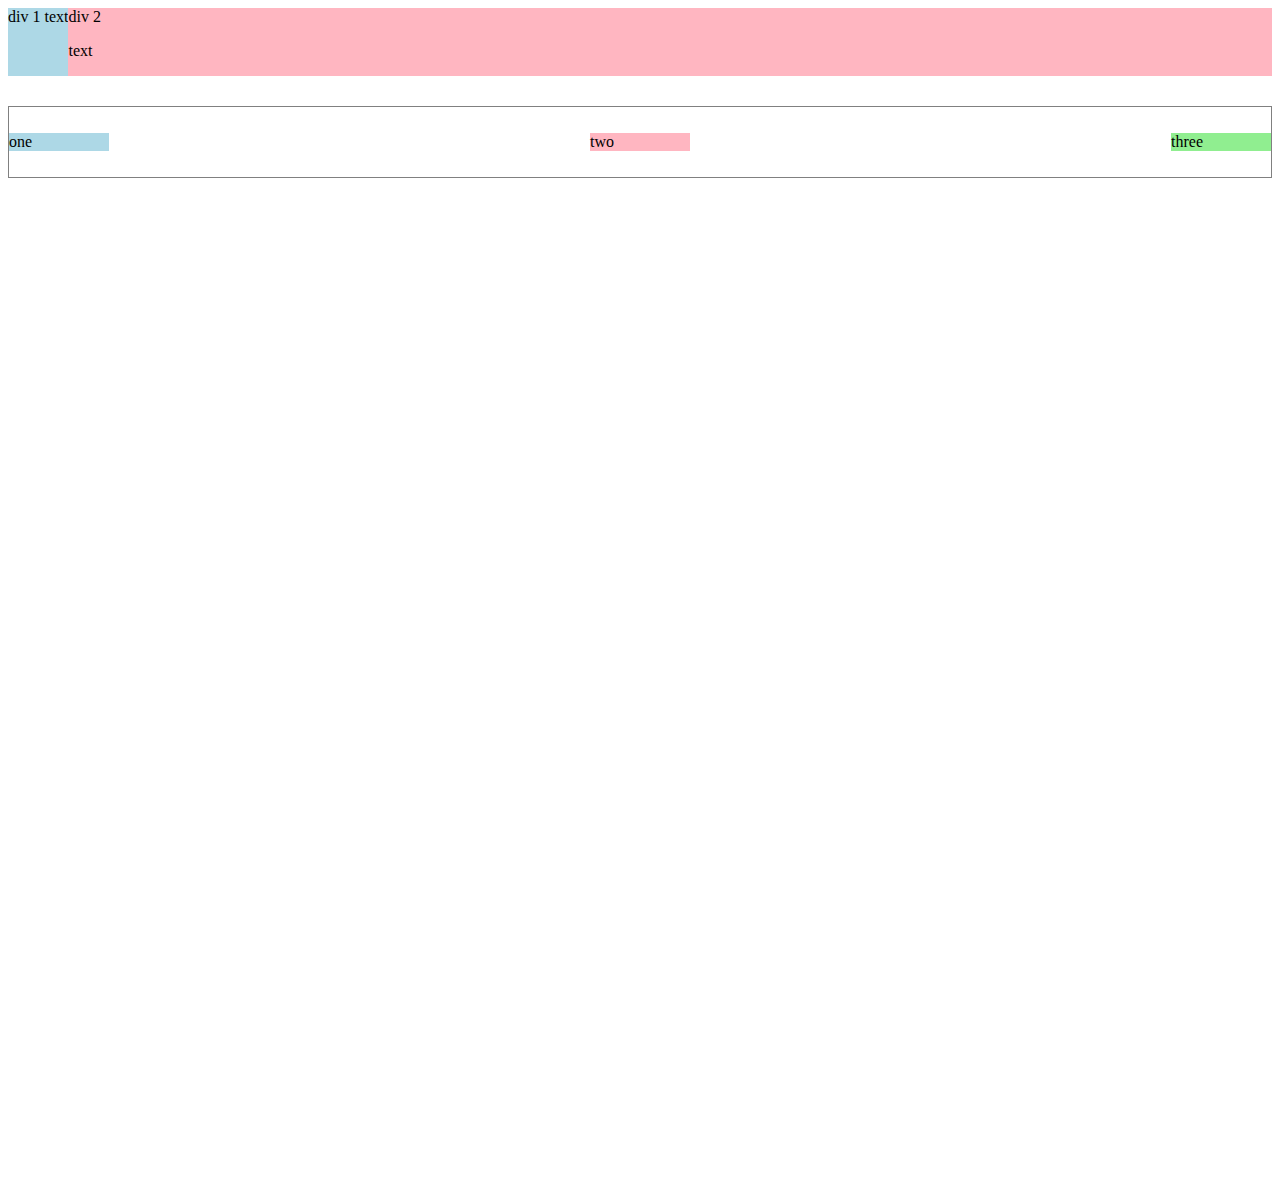
<file: Team10_ZombieKiller/Assets/Art/Materials/HTML Practice/FinalPractice/flexbox.html>
<!DOCTYPE html>

<html>

  <head>
    <title> Flexbox practice</title>
  </head>


  <body style="padding-bottom: 1000px;">

    <div style="
      
      display:flex;
      flex-direction: row;
      
      ">

      <div style="
        
        background-color: lightblue;

        
        
        "> div 1 text</div>

      <div style="

      background-color: lightpink;
      flex: 1;
      
      "> div 2 <p> text</p></div>

    </div>

    <div style="
      margin-top: 30px;
      height: 70px;
      border-width: 1px;
      border-style: solid;
      border-color: gray;

      display: flex;
      flex-direction: row;
      justify-content: space-between;
      align-items: center;

    
    ">

        <div style="
          background-color: lightblue;
          width: 100px;
        
        "> one
          
        </div>

        <div style="
          background-color: lightpink;
          width: 100px;
        
        "> two
          
        </div>

        <div style="
          background-color: lightgreen;
          width: 100px;
        
        "> three
          
        </div>

    </div>

  </body>




</html>
</file>
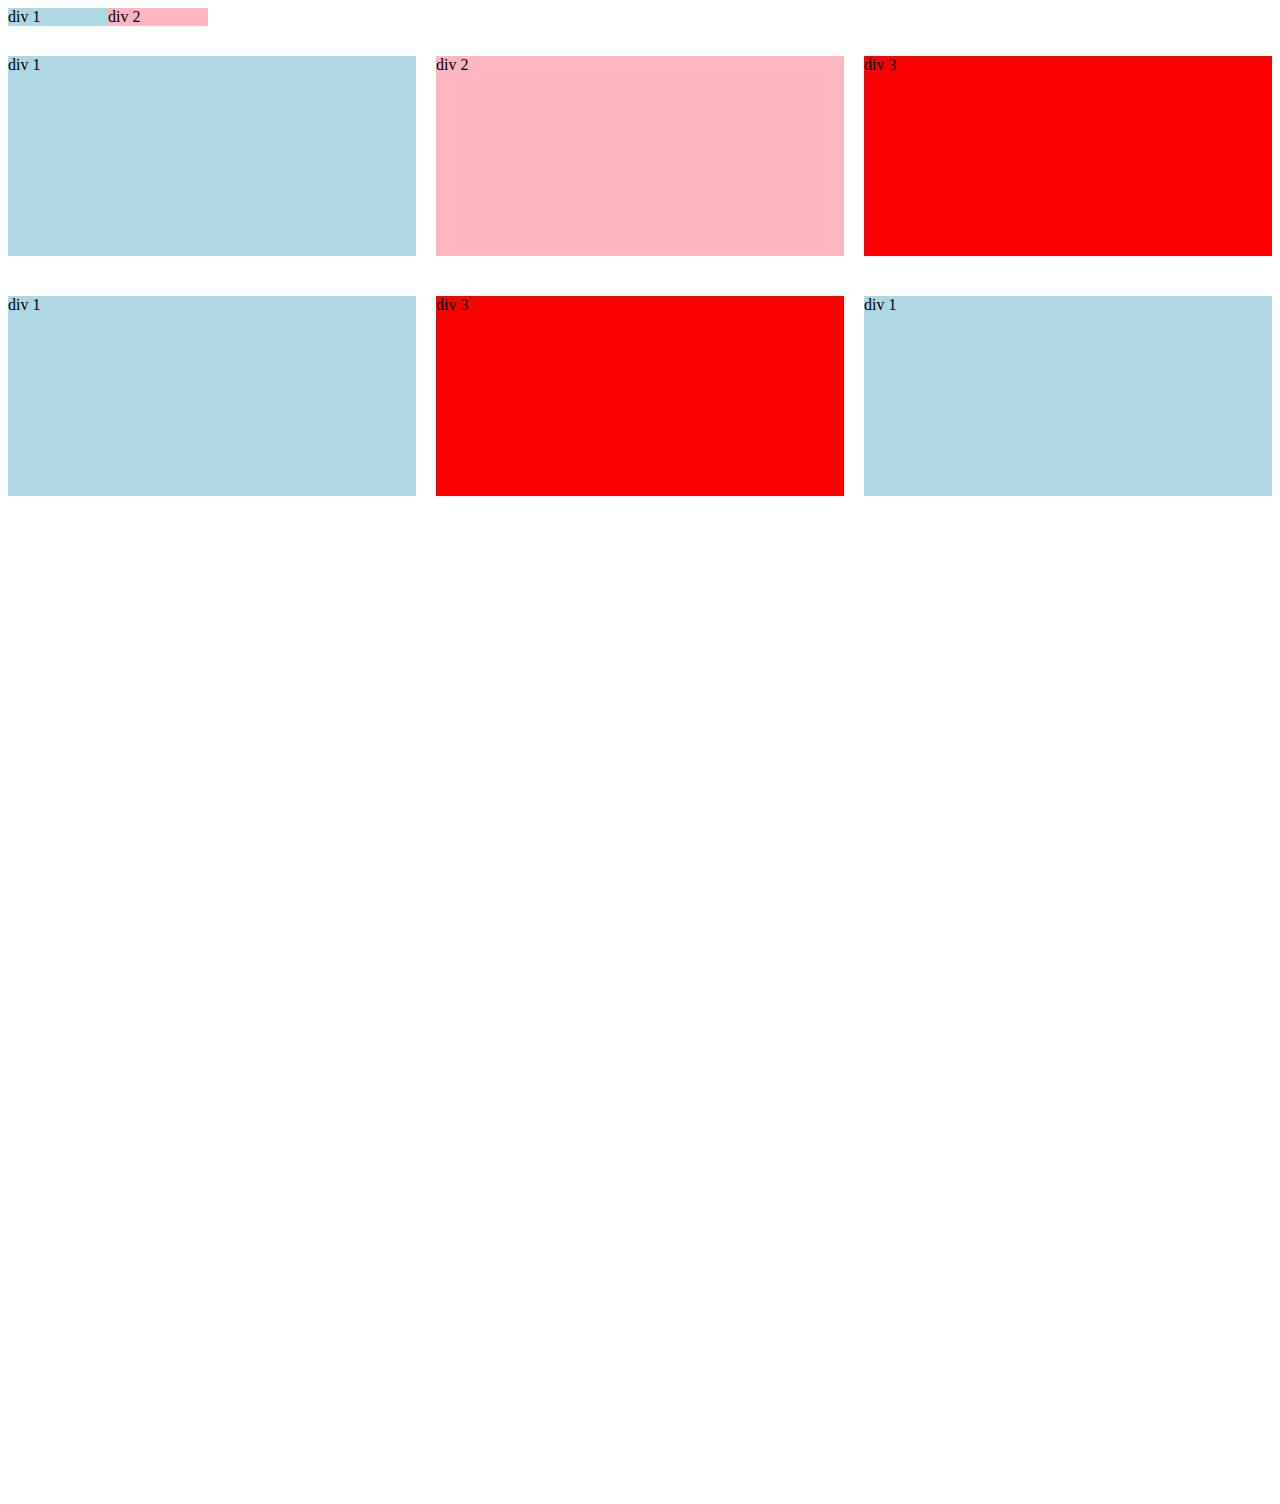
<file: Team10_ZombieKiller/Assets/Art/Materials/HTML Practice/FinalPractice/grid.html>
<!DOCTYPE html>

<html>
  <head>
    <title> Grid Practice</title>
  </head>

  <body style="padding-bottom: 1000px;">

    <div style="
      display: grid;
      grid-template-columns: 100px 100px;
      
    ">
      <div style = "background-color: lightblue;"> div 1 </div>

      <div style="background-color: lightpink;"> div 2</div>

    </div>




    <div style="
      margin-top: 30px;
      display: grid;
      grid-template-columns: 1fr 1fr 1fr;
      column-gap: 20px;
      row-gap: 40px;

      
    ">
      <div style = "background-color: lightblue; height: 200px;"> div 1 </div>

      <div style="background-color: lightpink; height: 200px"> div 2</div>

      <div style="background-color: red; height: 200px"> div 3</div>

      <div style = "background-color: lightblue; height: 200px;"> div 1 </div>



      <div style="background-color: red; height: 200px"> div 3</div>

      <div style = "background-color: lightblue; height: 200px;"> div 1 </div>
    </div>





  </body>


</html>
</file>
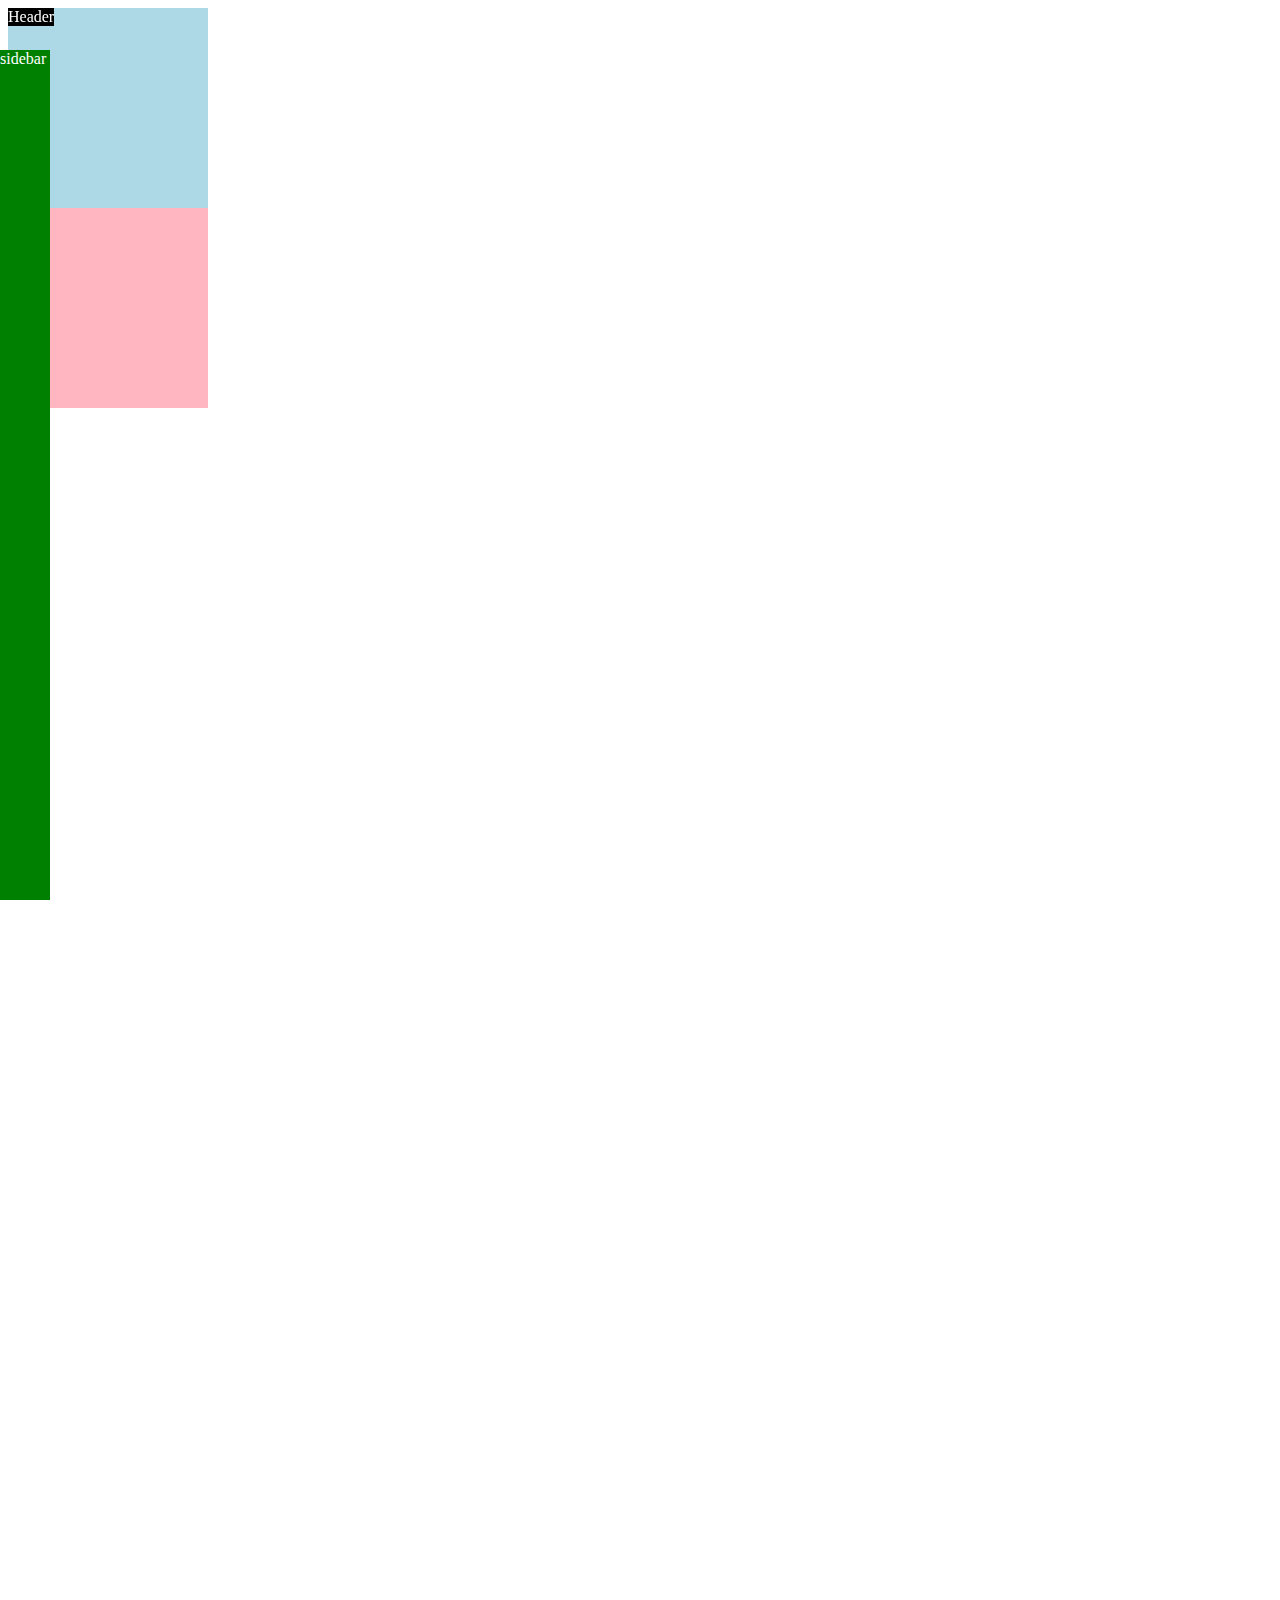
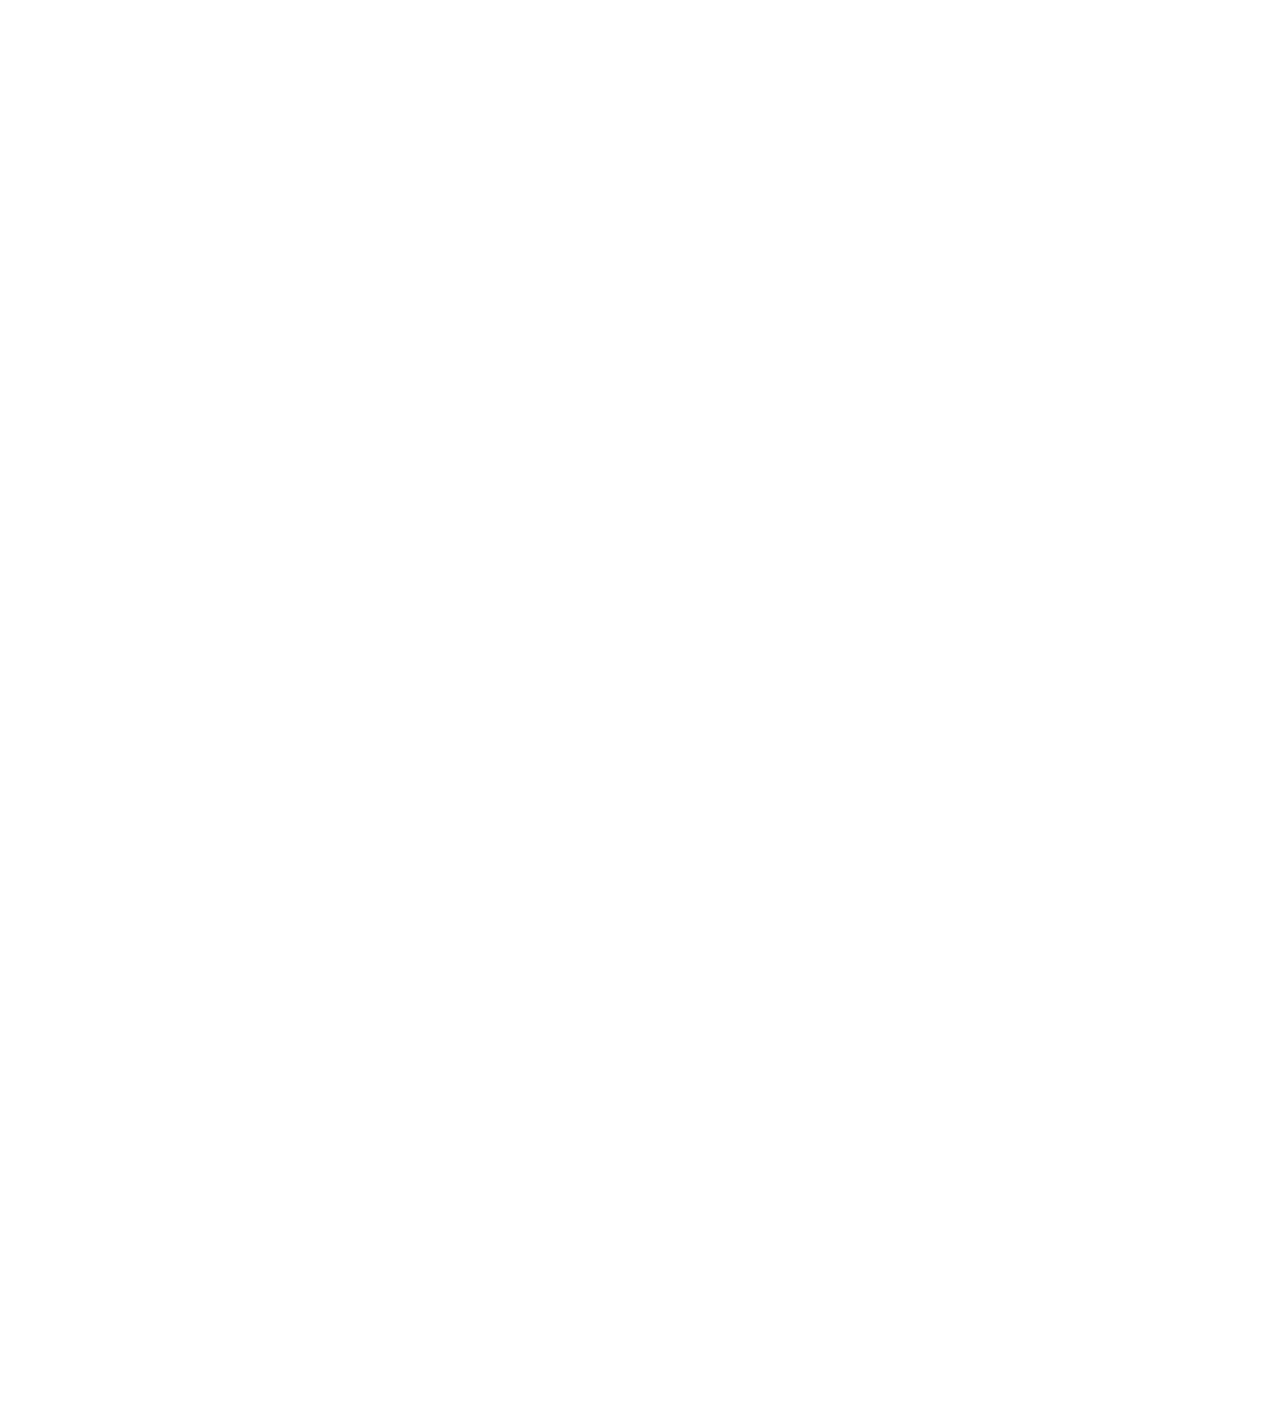
<file: Team10_ZombieKiller/Assets/Art/Materials/HTML Practice/FinalPractice/position.html>
<!DOCTYPE html>

<html>
  <head>
    <title>Position Practice</title>
  </head>

  <body style ="
    height: 3000px;
  
  "> 
    <div style="
      background-color: black;
      color: white;
      position: fixed;
      
      
      
      ">
      
      
      Header</div>
    <div style="
      background-color: lightblue;
      height: 200px;
      width: 200px;
      position: static;
      
      
      ">
      
      div1</div>


    <div style="
      background-color: lightpink;
      height: 200px;
      width: 200px;
    
    
    ">
      
      div2</div>


      <div style="
      
        background-color: green;
        color: white;
        position: fixed;
        left:0;
        bottom:0;
        top: 50px;
        width: 50px;
      ">

        sidebar
      </div>
  </body>

</html>
</file>
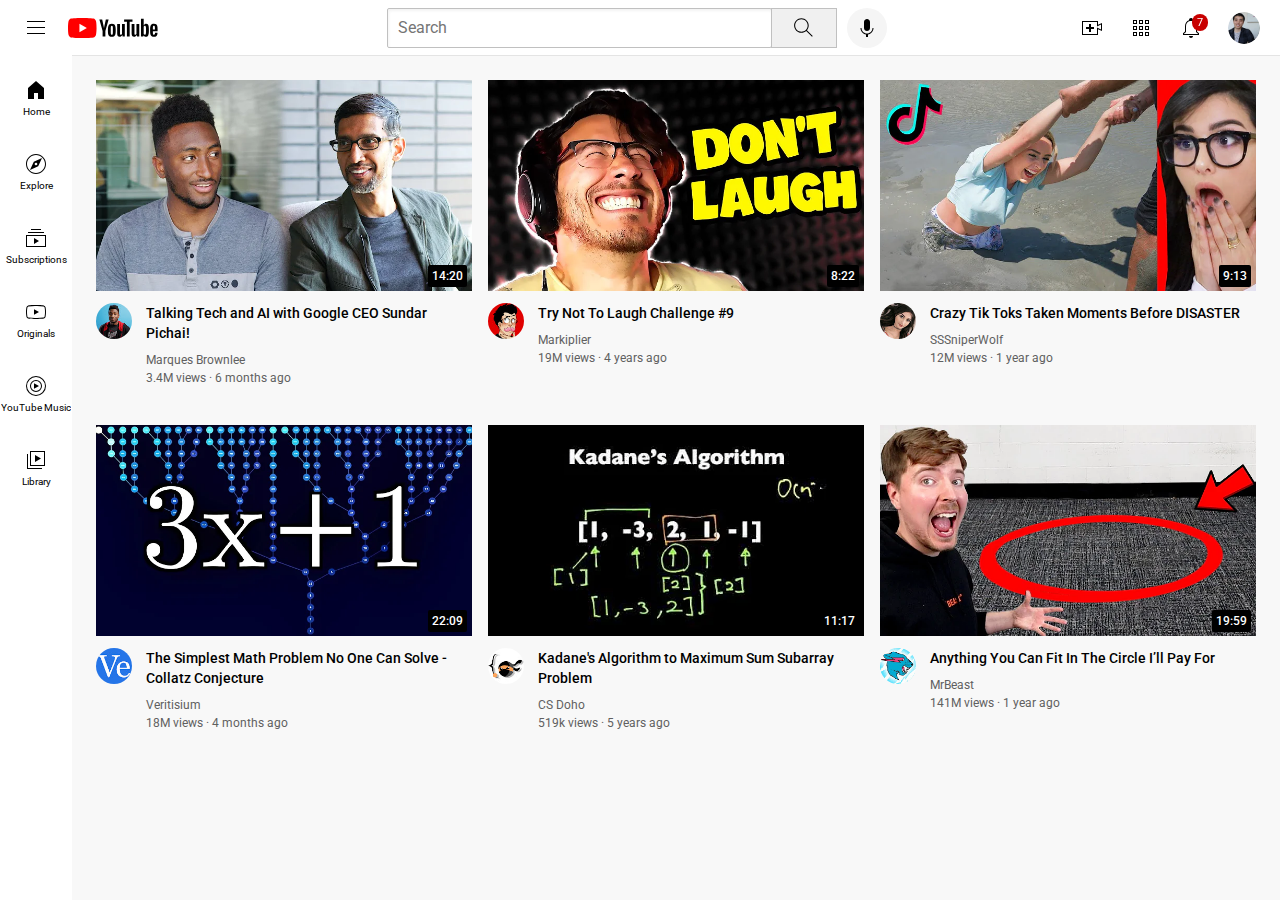
<file: Team10_ZombieKiller/Assets/Art/Materials/HTML Practice/FinalPractice/youtube.html>
<!DOCTYPE html>


<html>

  <head>
    <title> FakeTube</title>


    <link rel="preconnect" href="https://fonts.googleapis.com">
    <link rel="preconnect" href="https://fonts.gstatic.com" crossorigin>
    <link href="https://fonts.googleapis.com/css2?family=Roboto:wght@400;500;700&display=swap" rel="stylesheet">

    <link rel="stylesheet" href="styles/general.css">
    <link rel="stylesheet" href="styles/header.css">
    <link rel="stylesheet" href="styles/video.css">
    <link rel="stylesheet" href="styles/sidebar.css">



  </head>



  <body>

    <div class="header">

      <div class="left-section"> 
        
        <img class="hamburger-menu"
         src="icons/hamburger-menu.svg">

        <img class="youtube-logo" 
        src="icons/youtube-logo.svg">



      
      </div>

      <div class="middle-section">
        <input class="searchbar" type="text" placeholder="Search">

        <button class="search-button">
          <img class="search-icon" src="icons/search.svg">

          <div class="tool-tip">Search</div>

        </button>
        
        
        <button class="voice-search-button"> 
          <img class="voice-search-icon" src="icons/voice-search-icon.svg">
          <div class="tool-tip">Search with your voice</div>

        </button>
      </div>
      
      <div class="right-section"> 

        <div class="upload-icon-container">
          <img class="upload-icon" src="icons/upload.svg">
          <div class="tool-tip">Create</div>



        </div>
        


        <div class="youtube-apps-icon-container">
          <img class= "youtube-apps-icon" src="icons/youtube-apps.svg">
          <div class="tool-tip">YouTube Apps</div>

        </div>

        <div class ="notification-icon-container">
          <img class="notification-icon" src="icons/notifications.svg">
          <div class = "notification-count">

            7
          </div>
          <div class="tool-tip">Notifications</div>


        </div>



        <img class="current-user-picture" src="channel-pictures/my-channel.jpeg">


       
      
      
      </div>




    </div>

    <div class="sidebar">

      <div class="sidebar-link">
        <img src="icons/home.svg">
        <div>Home</div>

      </div>
      <div class="sidebar-link">

        <img src="icons/explore.svg">
        <div>Explore</div>
      </div>

      <div class="sidebar-link">

        <img src="icons/subscriptions.svg">
        <div>Subscriptions</div>
      </div>
      <div class="sidebar-link">

        <img src="icons/originals.svg">
        <div>Originals</div>
      </div>
      <div class="sidebar-link">

        <img src="icons/youtube-music.svg">
        <div>YouTube Music</div>
      </div>
      <div class="sidebar-link">

        <img src="icons/library.svg">
        <div>Library</div>
      </div>

      
    </div>


  
    
    <div class="video-grid">



      <div class="videopreview">

        <div class="thumbnail-row">
          <img class="thumbnail" src="thumbnails/thumbnail-1.webp">

          <div class = "video-time">
            14:20

          </div>
        </div>
  
        <div class="video-info-grid">
          <div class="channel-picture">
            <img class="profile-picture" src="channel-pictures/channel-1.jpeg">
          </div>
  
          <div class="video-info">
            <p class="videoTitle">
              Talking Tech and AI with Google CEO Sundar Pichai!
            </p>
        
            <p class="videoAuthor">
              Marques Brownlee
            </p>
        
            <p class="videoStats">
              3.4M views &#183; 6 months ago
            </p>
          </div>
          
          
        </div>
  
        
  
      </div>
  
     
  
      <!-- This is the end of the first video preview and onto the next -->
  
  
  
      <div class="videopreview">
  
        <div class="thumbnail-row">
          <img class="thumbnail" src="thumbnails/thumbnail-2.webp">

          <div class = "video-time">
            8:22

          </div>
        </div>
  
        <div class="video-info-grid">
          <div class="channel-picture">
            <img class="profile-picture" src="channel-pictures/channel-2.jpeg">
          </div>
  
          <div class="video-info">
            <p class="videoTitle">
              Try Not To Laugh Challenge #9
            </p>
        
            <p class="videoAuthor">
              Markiplier
            </p>
        
            <p class="videoStats">
              19M views &#183; 4 years ago
            </p>
          </div>
          
          
        </div>

      </div>



      <div class="videopreview">

        <div class="thumbnail-row">
          <img class="thumbnail" src="thumbnails/thumbnail-3.webp">

          <div class = "video-time">
            9:13

          </div>
        </div>
  
        <div class="video-info-grid">
          <div class="channel-picture">
            <img class="profile-picture" src="channel-pictures/channel-3.jpeg">
          </div>
  
          <div class="video-info">
            <p class="videoTitle">
              Crazy Tik Toks Taken Moments Before DISASTER
            </p>
        
            <p class="videoAuthor">
              SSSniperWolf
            </p>
        
            <p class="videoStats">
              12M views &#183; 1 year ago
            </p>
          </div>
          
          
        </div>
  
        
  
      </div>
  
     
  
      <!-- This is the end of the first video preview and onto the next -->
  
  
  
      <div class="videopreview">
  
        <div class="thumbnail-row">
          <img class="thumbnail" src="thumbnails/thumbnail-4.webp">


          <div class = "video-time">
            22:09

          </div>
        </div>
  
        <div class="video-info-grid">
          <div class="channel-picture">
            <img class="profile-picture" src="channel-pictures/channel-4.jpeg">
          </div>
  
          <div class="video-info">
            <p class="videoTitle">
              
              The Simplest Math Problem No One Can Solve - Collatz Conjecture
            </p>
        
            <p class="videoAuthor">
              Veritisium
            </p>
        
            <p class="videoStats">
              18M views &#183; 4 months ago
            </p>
          </div>
          
          
        </div>

      </div>


      




      <div class="videopreview">

        <div class="thumbnail-row">
          <img class="thumbnail" src="thumbnails/thumbnail-5.webp">

          <div class = "video-time">
            11:17

          </div>
        </div>
  
        <div class="video-info-grid">
          <div class="channel-picture">
            <img class="profile-picture" src="channel-pictures/channel-5.jpeg">
          </div>
  
          <div class="video-info">
            <p class="videoTitle">
              
              Kadane's Algorithm to Maximum Sum Subarray Problem
            </p>
        
            <p class="videoAuthor">
              CS Doho
            </p>
        
            <p class="videoStats">
              519k views &#183; 5 years ago
            </p>
          </div>
          
          
        </div>
  
        
  
      </div>
  
     
  
      <!-- This is the end of the first video preview and onto the next -->
  
  
  
      <div class="videopreview">
  
        <div class="thumbnail-row">
          <img class="thumbnail" src="thumbnails/thumbnail-6.webp">
          <div class = "video-time">
            19:59

          </div>
        </div>
  
        <div class="video-info-grid">
          <div class="channel-picture">
            <img class="profile-picture" src="channel-pictures/channel-6.jpeg">
          </div>
  
          <div class="video-info">
            <p class="videoTitle">
              Anything You Can Fit In The Circle I’ll Pay For
            </p>
        
            <p class="videoAuthor">
              MrBeast
            </p>
        
            <p class="videoStats">
              141M views &#183; 1 year ago
            </p>
          </div>
          
          
        </div>

      </div>

    </div>





   
      
    

    
    
  
  </body>



</html>
</file>
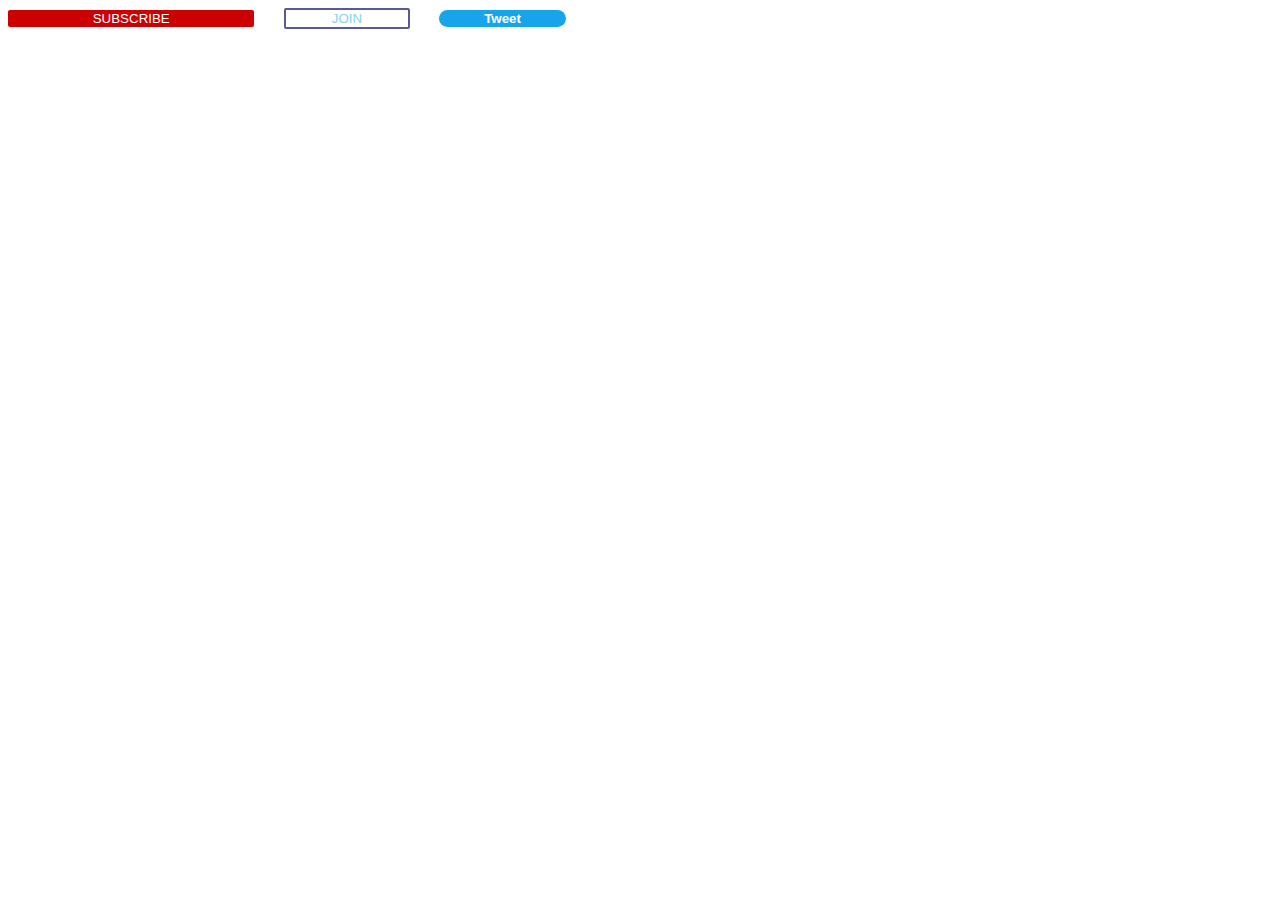
<file: Team10_ZombieKiller/Assets/Art/Materials/HTML Practice/NewPractice/buttons.html>
<!DOCTYPE html>

<html>
  <head>
    <title>
      Button Practice
    </title>
    <link rel="stylesheet" href="buttons.css">

  </head>


  <body>

    <button class="sub-button">
      SUBSCRIBE
    </button>
    
    <button class="join-button">
      JOIN
    </button>
    
    <button class="tweet-button">
      Tweet
    </button>


  </body>


</html>
</file>
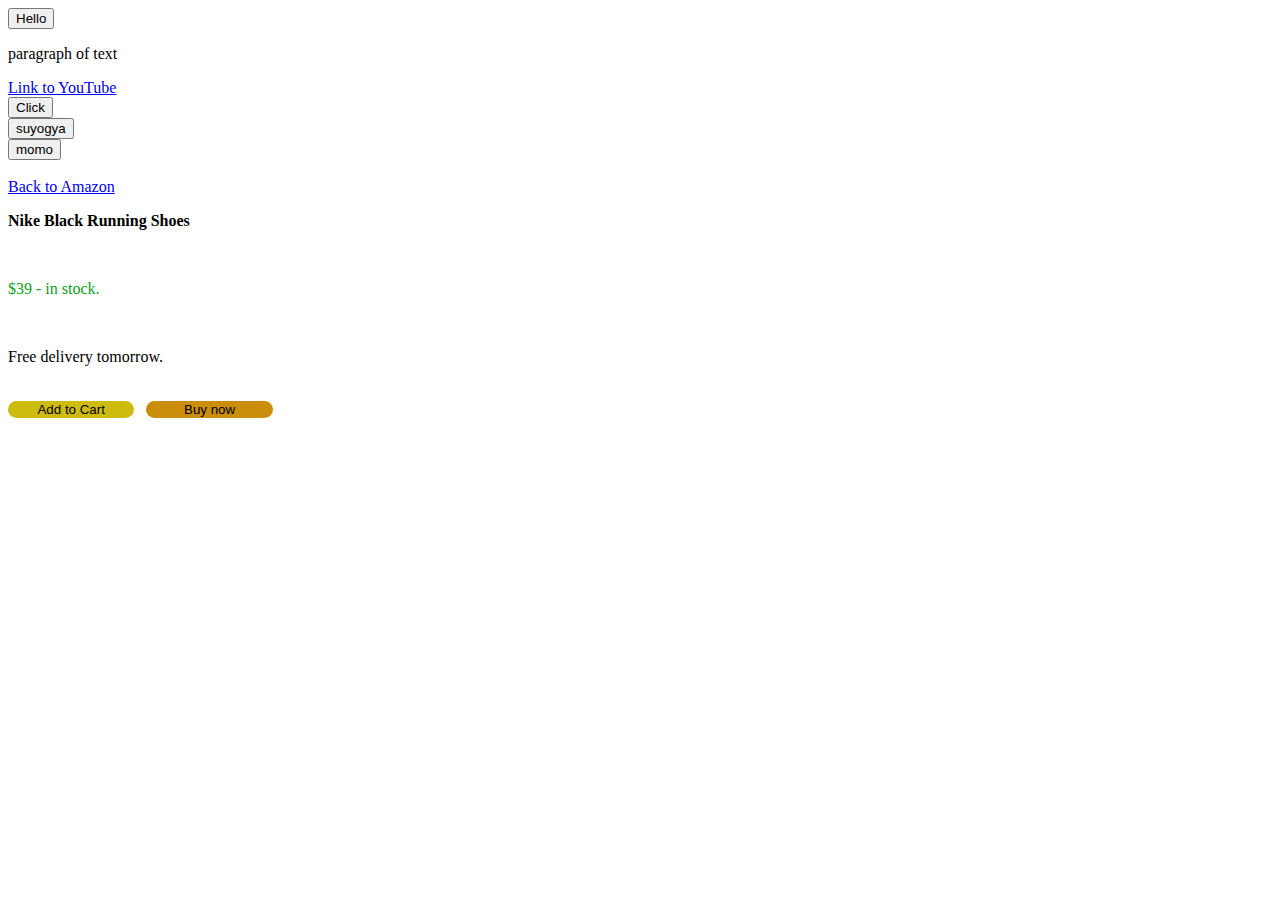
<file: Team10_ZombieKiller/Assets/Art/Materials/HTML Practice/NewPractice/website.html>
<!DOCTYPE html>

<html>
  <head>
    <title>First Website</title>


  </head>

  <body>
    <button>
      Hello
    </button>
    
    <p> 
     paragraph of text
    </p>
    
    <a href = "https://youtube.com/" target="_blank">
      Link to YouTube
    </a>
    
    <br>
    <button>
      Click
    </button>
    
    <br>
    
    <button>
      suyogya
    </button>
    <br>
    
    <button>
      momo
    </button>
    
    <br>
    <br>
    
    <a href = "https://amazon.com/" target="_blank">
      Back to Amazon
    </a>
    
    <style>
      .Nike{
        font-weight: bold;
        font-size: 25;
      }
    </style>
    <p class="Nike">
      Nike Black Running Shoes 
    </p>
    <br>
    
    <style>
      .stock{
        color: rgb(15, 158, 30);
      }
    </style>
    <p class="stock">
      $39 - in stock.
    </p>
    <br>
    
    <p>
      Free delivery tomorrow.
    </p>
    <br>
    
    
    
    
    
    <style>
      .cart{
        background-color: rgb(206, 187, 15);
        border: none;
        color: black;
        height: 7%;
        width: 10%;
        border-radius: 25px;
        margin-right: 8px;
      }
    </style>
    
    <button class="cart">
      Add to Cart
    </button>
    
    
    <style>  
      .buy{
        background-color: rgb(203, 142, 11);
        border: none;
        color: black;
        height: 7%;
        width: 10%;
        border-radius: 25px;
      }
    </style>
    <button class="buy">
      Buy now
    </button>


  </body>


</html>
</file>
<file: Team10_ZombieKiller/Assets/Art/Materials/HTML Practice/FinalPractice/styles/general.css>
p{
    font-family: Roboto, Arial;
    margin-top: 0;
    margin-bottom: 0;
}

body{
    margin: 0;
    padding-top: 80px;;
    padding-left: 96px;
    padding-right: 24px;
    background-color: rgb(248,248,248);
}
</file>
<file: Team10_ZombieKiller/Assets/Art/Materials/HTML Practice/FinalPractice/styles/header.css>
.header{
    height: 55px;
    display: flex;
    flex-direction: row;
    justify-content: space-between;
    position: fixed;
    top:0;
    left:0;
    right: 0;
    height: 55px;
    background-color: white;
    border-bottom-width: 1px;
    border-bottom-style: solid;
    border-bottom-color: rgb(228, 228, 228);
    z-index: 100;
}

.left-section{    
    margin-right: 70px;
    display: flex;
    align-items: center;
    
}

.middle-section{
    
    flex: 1;
    margin-right: 35px;
    max-width: 500px;
    display: flex;
    flex-direction: row;
    align-items: center;

}

.searchbar{
    flex: 1;
    height: 36px;
    font-size: 16px;
    padding-left: 10px;
    border-width: 1px;
    border-style: solid;
    border-color: rgb(192,192,192);
    border-radius: 2px;
    box-shadow: inset 1px 2px 3px rgba(0,0,0,0.05);
    width:0;


}



.searchbar::placeholder{
    font-family: Roboto, Arial;
    font-size: 16px;
    
}

.search-icon{
    height: 25px;
    
   
}

.search-button{
    height: 40px;
    width: 66px;
    background-color: rgb(240,240,240);
    border-width: 1px;
    border-style: solid;
    border-color: rgb(192,192,192);
    margin-left: -1px;
    margin-right: 10px;


    
}

.search-button,
.voice-search-button,
.upload-icon-container,
.youtube-apps-icon-container,
.notification-icon-container {
    display: flex;
    justify-content: center;
    align-items: center;
    position: relative;
}

.search-button .tool-tip ,
.voice-search-button .tool-tip,
.upload-icon-container .tool-tip,
.youtube-apps-icon-container .tool-tip,
.notification-icon-container .tool-tip{
    font-family: Roboto, Arial;
    position: absolute;
    background-color: gray;
    color: white;
    padding-top: 4px;
    padding-bottom: 4px;
    padding-left: 8px;
    padding-right: 8px;
    border-radius: 2px;
    font-size: 12px;
    bottom: -30px;
    opacity: 0;
    transition: opacity 0.15s;
    pointer-events: none;
    white-space: nowrap;

}

.search-button:hover .tool-tip,
.voice-search-button:hover .tool-tip,
.upload-icon-container:hover .tool-tip,
.youtube-apps-icon-container:hover .tool-tip,
.notification-icon-container:hover .tool-tip { 
    opacity: 1;
}



.voice-search-button{
    height: 40px;
    width: 40px;
    border-radius: 20px;
    border: none;
    background-color: rgb(245,245,245);

}

.voice-search-icon{
    height: 24px;
   
   
}


.right-section{
    width: 180px;
    display: flex;
    align-items: center;
    justify-content: space-between;
    margin-right: 20px;
    flex-shrink: 0;
    
}

.hamburger-menu{
    height: 24px;
    margin-left: 24px;
    margin-right: 20px;

}


.youtube-logo{
    height: 20px;
}

.upload-icon{
    height: 24px;
}

.youtube-apps-icon{
    height: 24px;
}

.notification-icon{
    height: 24px;
}


.notification-icon-container{
    position: relative;
} 
.notification-count{
    position: absolute;
    top: -2px;
    right: -5px;
    background-color: rgb(200,0,0);
    color: white;
    font-family: Roboto, Arial;
    font-size: 11px;
    padding-left: 5px;
    padding-right: 5px;
    padding-top: 2px;
    padding-bottom: 2px;
    border-radius: 10px;;
}


.current-user-picture{
    height: 32px;
    border-radius: 16px;
}
</file>
<file: Team10_ZombieKiller/Assets/Art/Materials/HTML Practice/FinalPractice/styles/video.css>
.thumbnail{
    width: 100%;
  }

  


  .videoTitle{
    margin-top: 0;
    font-size: 14px;
    font-weight: 500;
    line-height: 20px;
    margin-bottom: 10px;
  }

  .videoAuthor, .videoStats{
    font-size: 12px;
    color: rgb(96,96,96);

  }

  .videoAuthor{
    margin-bottom: 4px;
  }

  
  .video-info-grid{
    display: grid;
    grid-template-columns: 50px 1fr;
  }


  .profile-picture{
    width: 36px;
    border-radius: 50px;
  }

  .thumbnail-row{
    margin-bottom: 8px;
    position: relative;
  }
  

  .video-grid{
    display: grid;
    grid-template-columns: 1fr 1fr 1fr;
    column-gap: 16px;
    row-gap: 40px;

  }

  .video-time{
    background-color: black;
    color:white;
    position: absolute;
    bottom: 8px;
    right: 5px;
    font-family: Roboto, Arial;
    font-size: 12px;
    font-weight: 500;
    padding-left: 4px;
    padding-right: 4px;
    padding-top: 4px;
    padding-bottom: 4px;
    border-radius: 2px;

  }
</file>
<file: Team10_ZombieKiller/Assets/Art/Materials/HTML Practice/FinalPractice/styles/sidebar.css>
.sidebar{
    position: fixed;
    left:0;
    bottom:0;
    top:55px;
    background-color: white;
    width: 72px;
    z-index: 200;
    padding-top: 5px;;

}


.sidebar-link{  
    height: 74px;
    display: flex;
    justify-content: center;
    align-items: center;
    flex-direction: column;
    cursor: pointer;
    
}

.sidebar-link:hover{
    background-color: rgb(235,235,235);
    
}

.sidebar-link img{
    height: 24px;
    margin-bottom: 4px;

}

.sidebar-link div{
    font-family: Roboto, Arial;
    font-size: 10px;
}
</file>
<file: Team10_ZombieKiller/Assets/Art/Materials/HTML Practice/NewPractice/buttons.css>
.sub-button {
    background-color: rgb(204, 0, 0);
    color: white;
    border: none;
    height: 7%;
    Width: 19.5%;
    border-radius: 2px;
    cursor: pointer;
    margin-right:2%;
    transition: opacity 0.15s;
  }

  .sub-button:hover{
    opacity: 0.7;
  }

  .sub-button:active{
    opacity: 0.3;
  }

  .join-button{
    background-color: white;
    color: rgb(133, 211, 237);
    border-color: rgb(89, 89, 149);
    border-style: solid;
    height: 7%;
    width: 10%;
    border-radius: 2px;
    cursor: pointer;
    margin-right:2%;
    transition: background-color 0.15s, 
                color 0.15s, opacity 0.15s; 
  }

  .join-button:hover{
    background-color: rgb(133, 211, 237);
    color: white; 
  }
  
  .join-button:active{
    opacity: 0.7;
  }

  .tweet-button{
    background-color: rgb(23, 164, 235);
    color: white;
    border: none;
    height: 7%;
    width: 10%;
    border-radius: 40px;
    font-weight: bold;
    font-size: 12;
    cursor: pointer;
    transition: box-shadow 0.15s;
    
   
  }

  .tweet-button:hover{
    box-shadow: 5px 5px 10px rgba(0,0,0, 0.25);
  }
</file>
